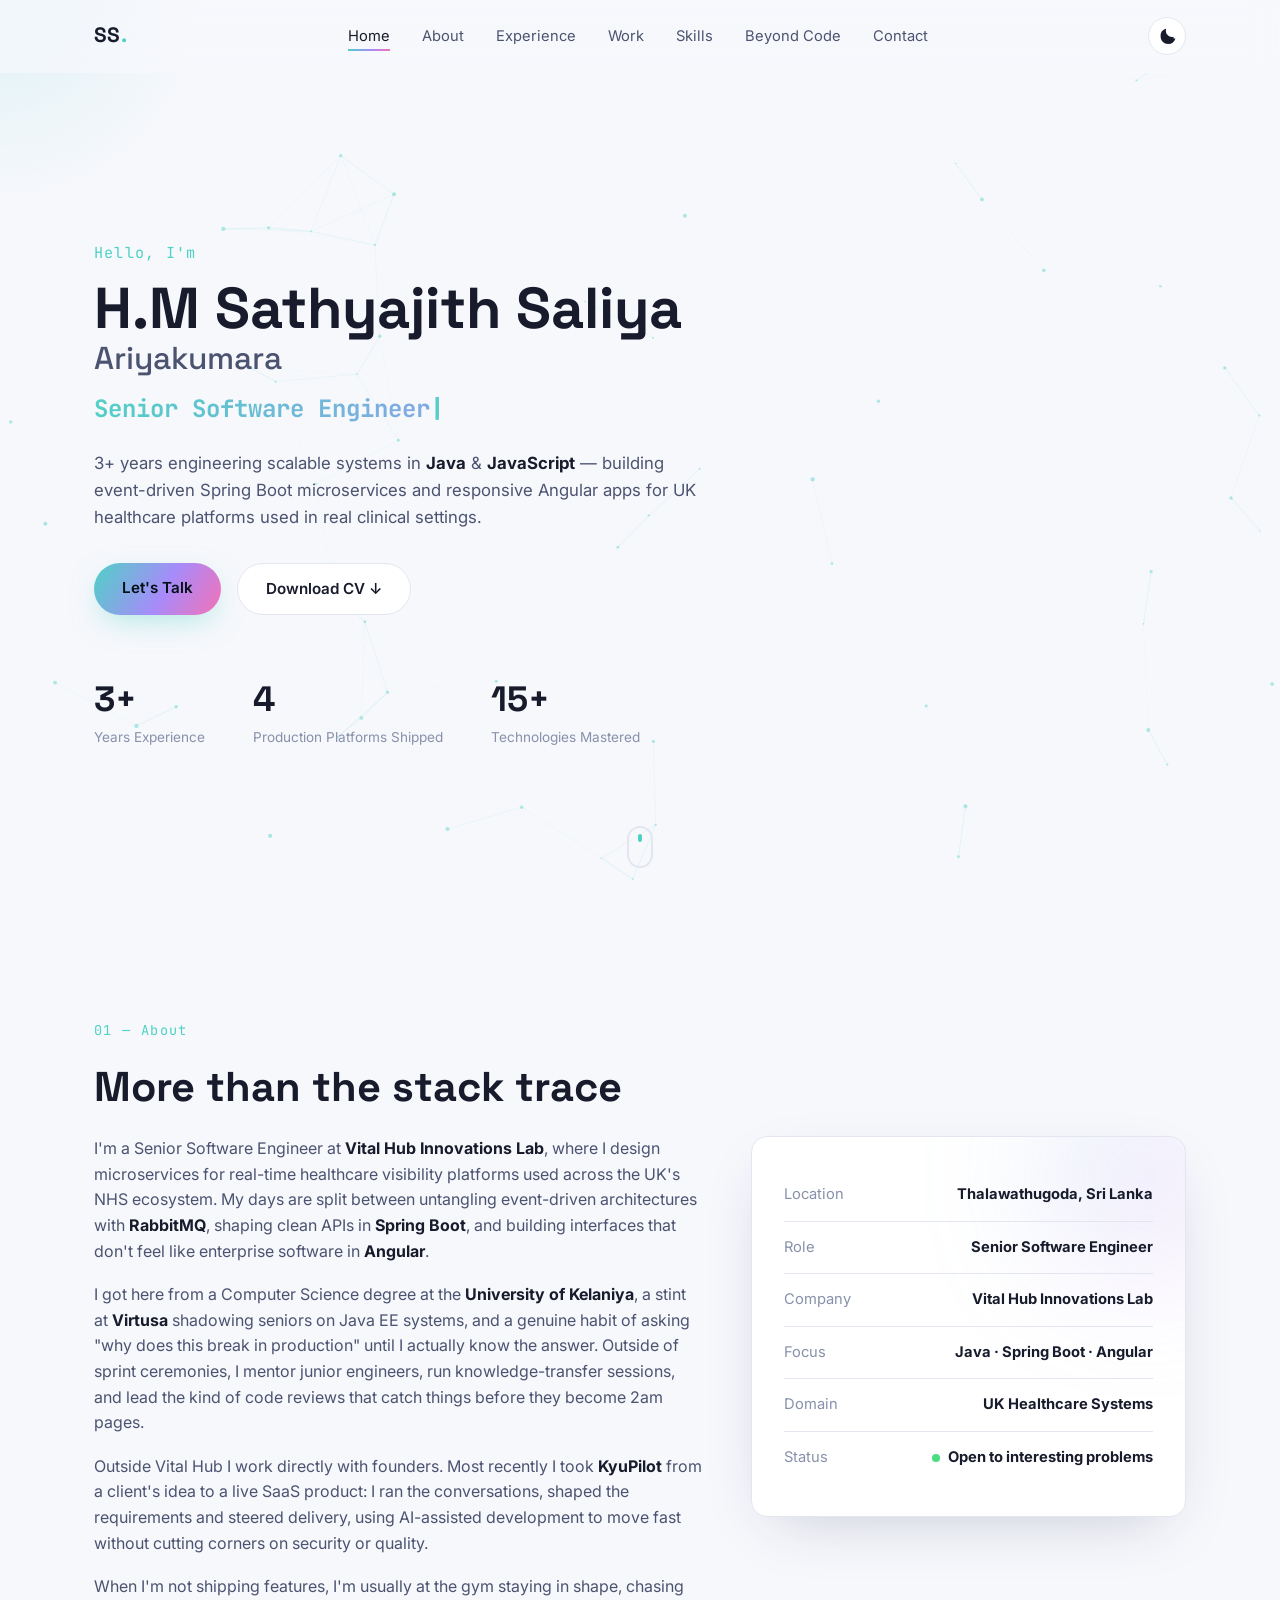
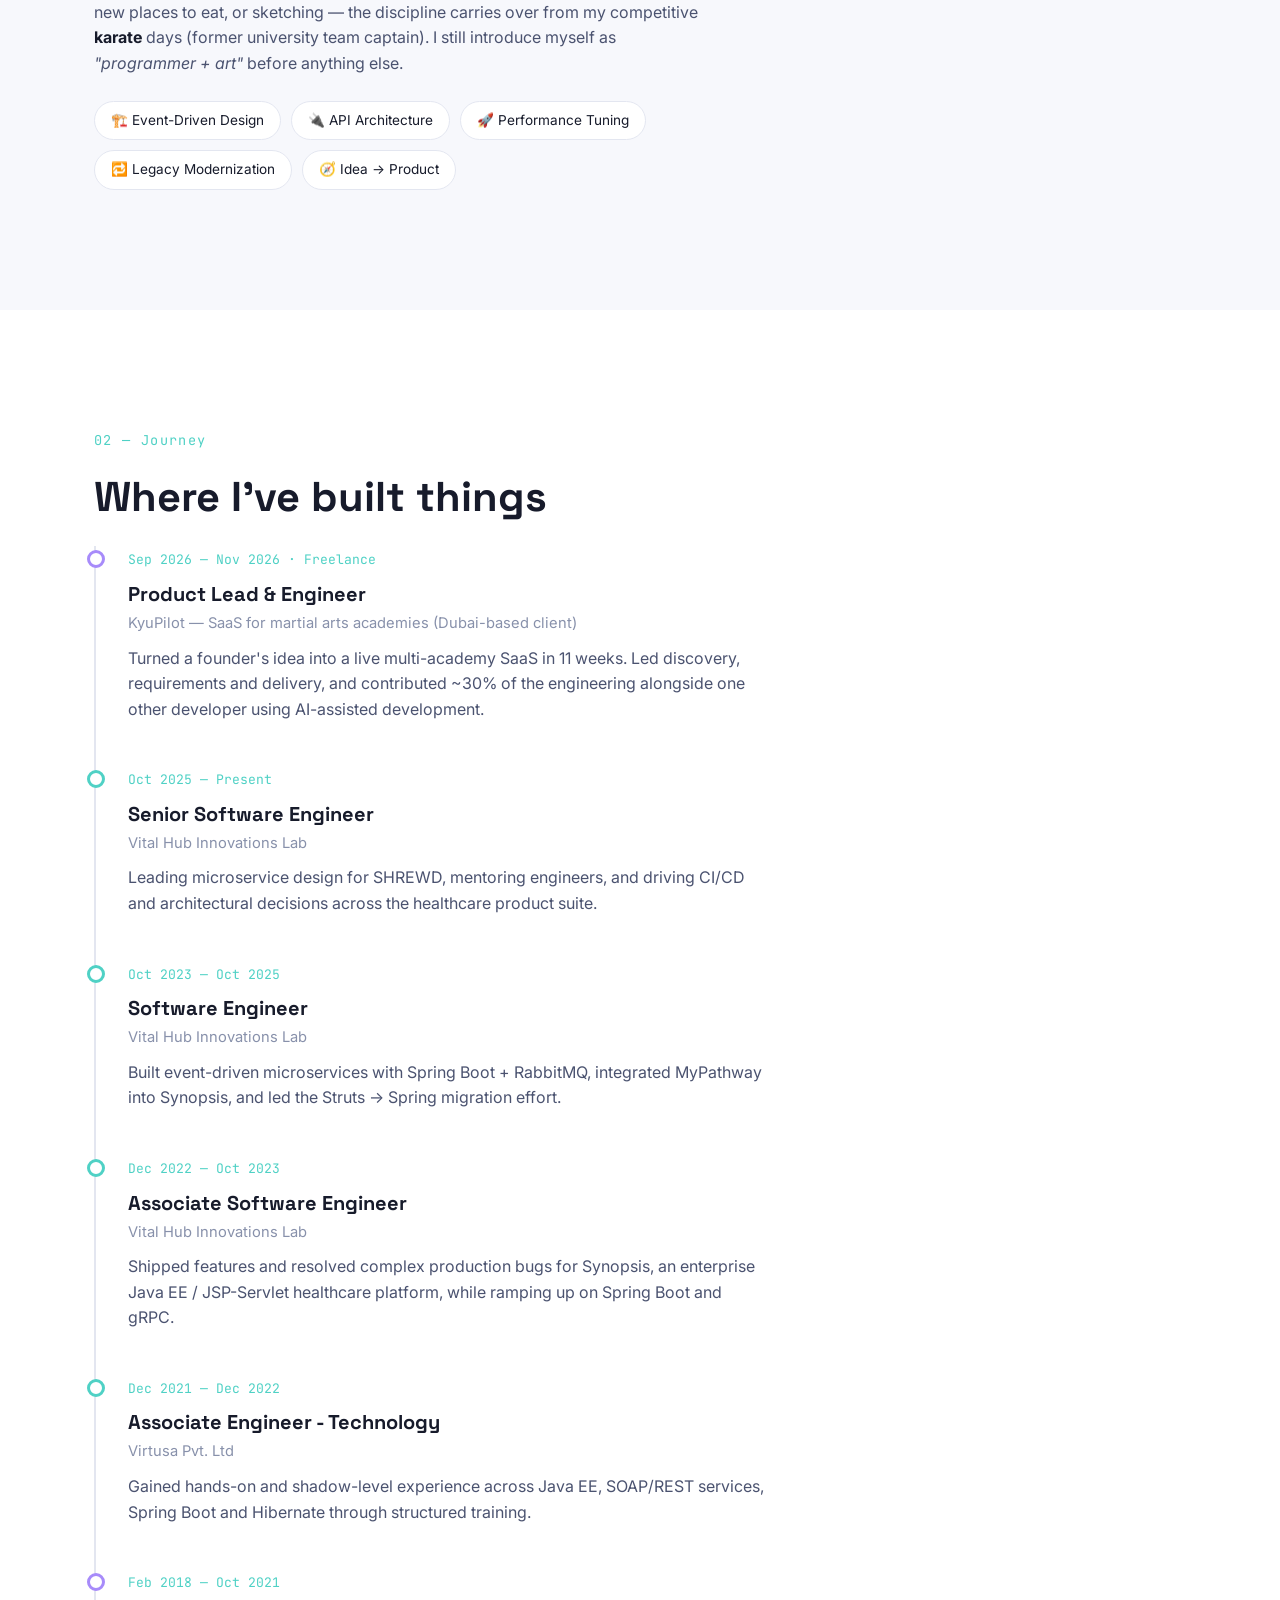
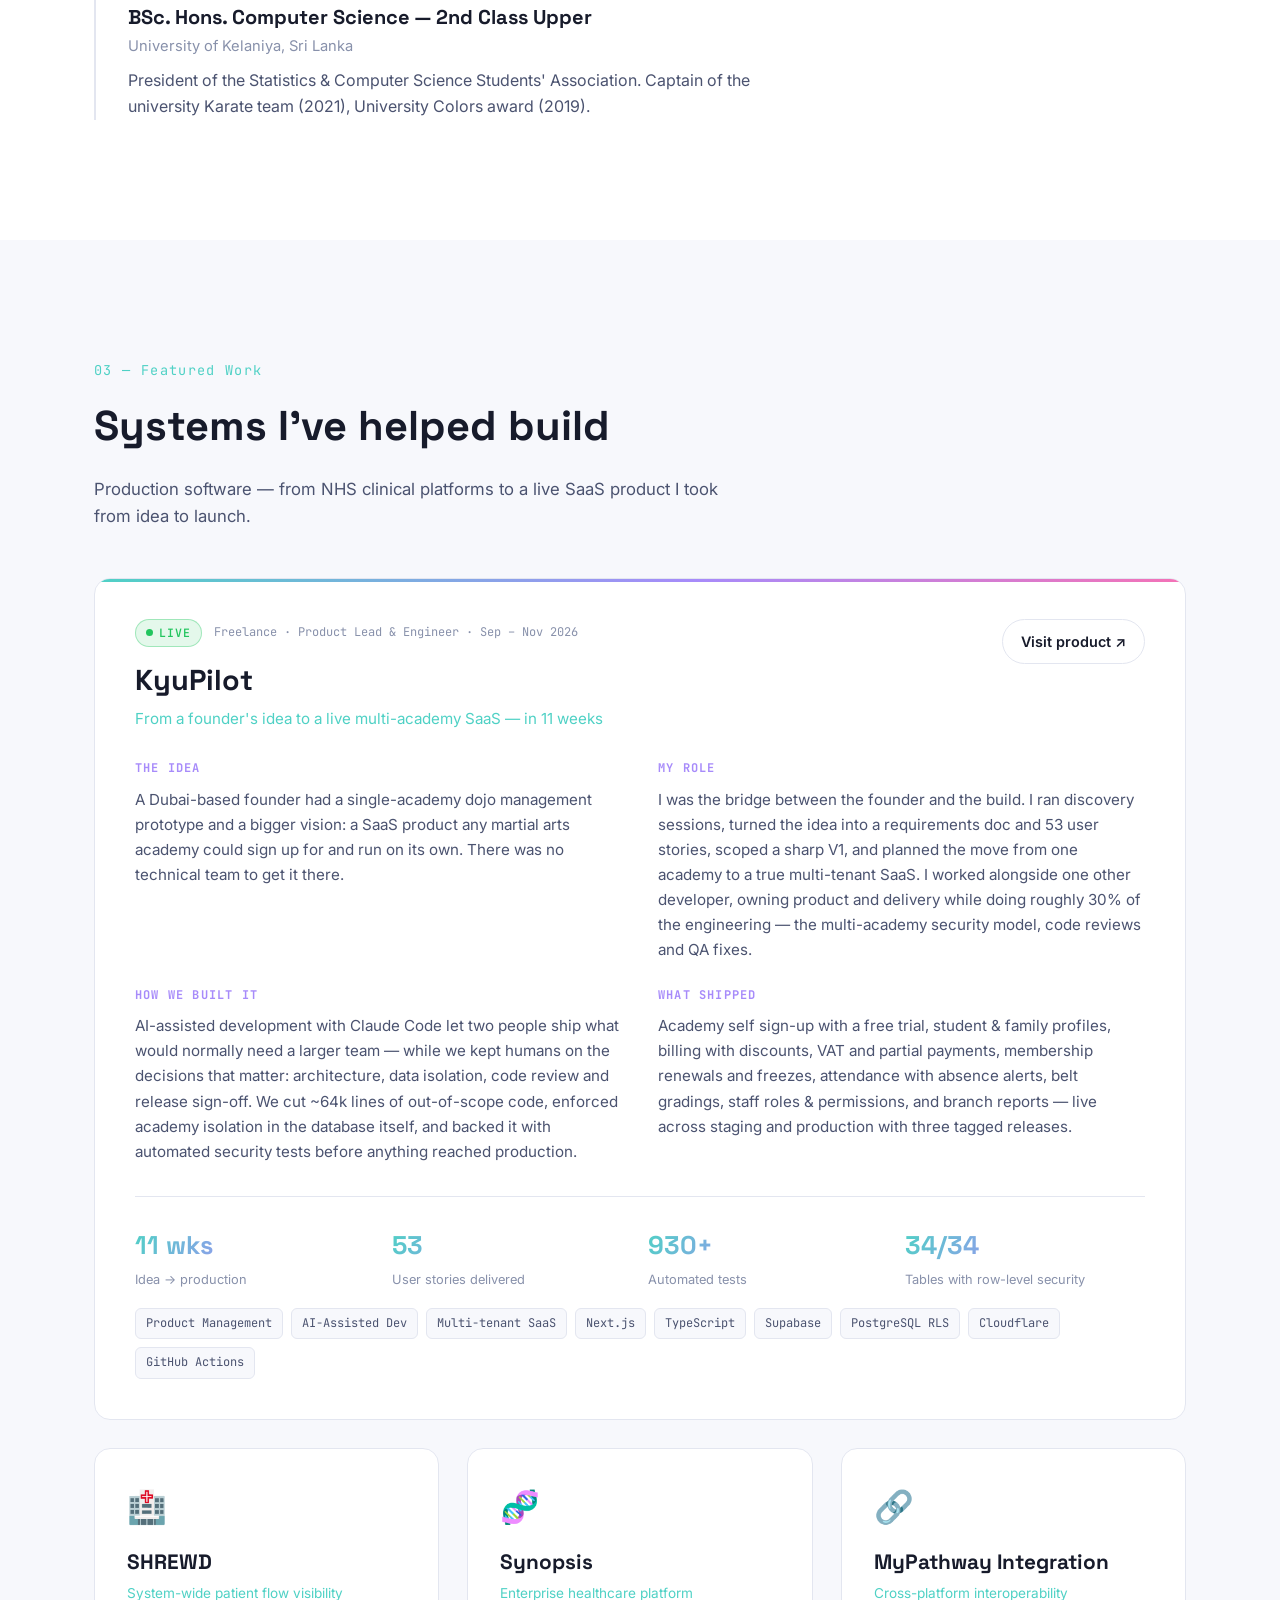
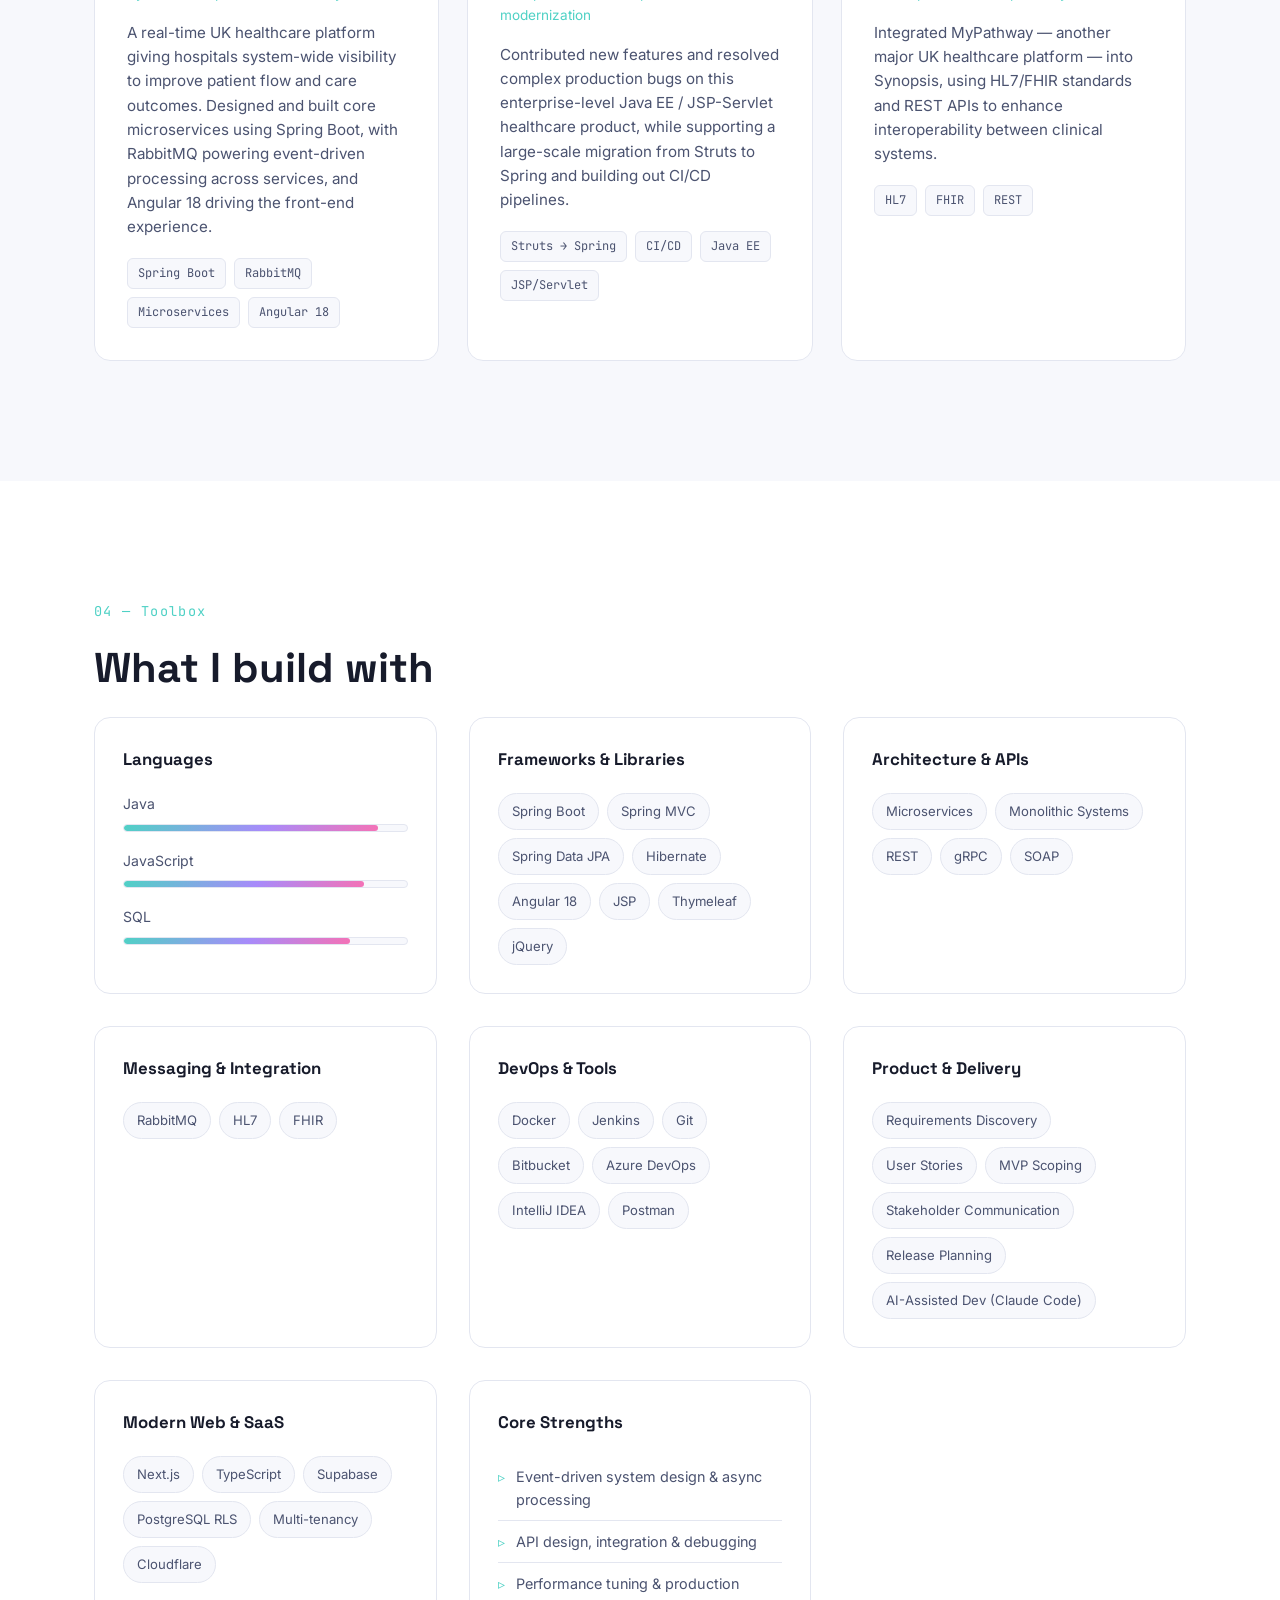
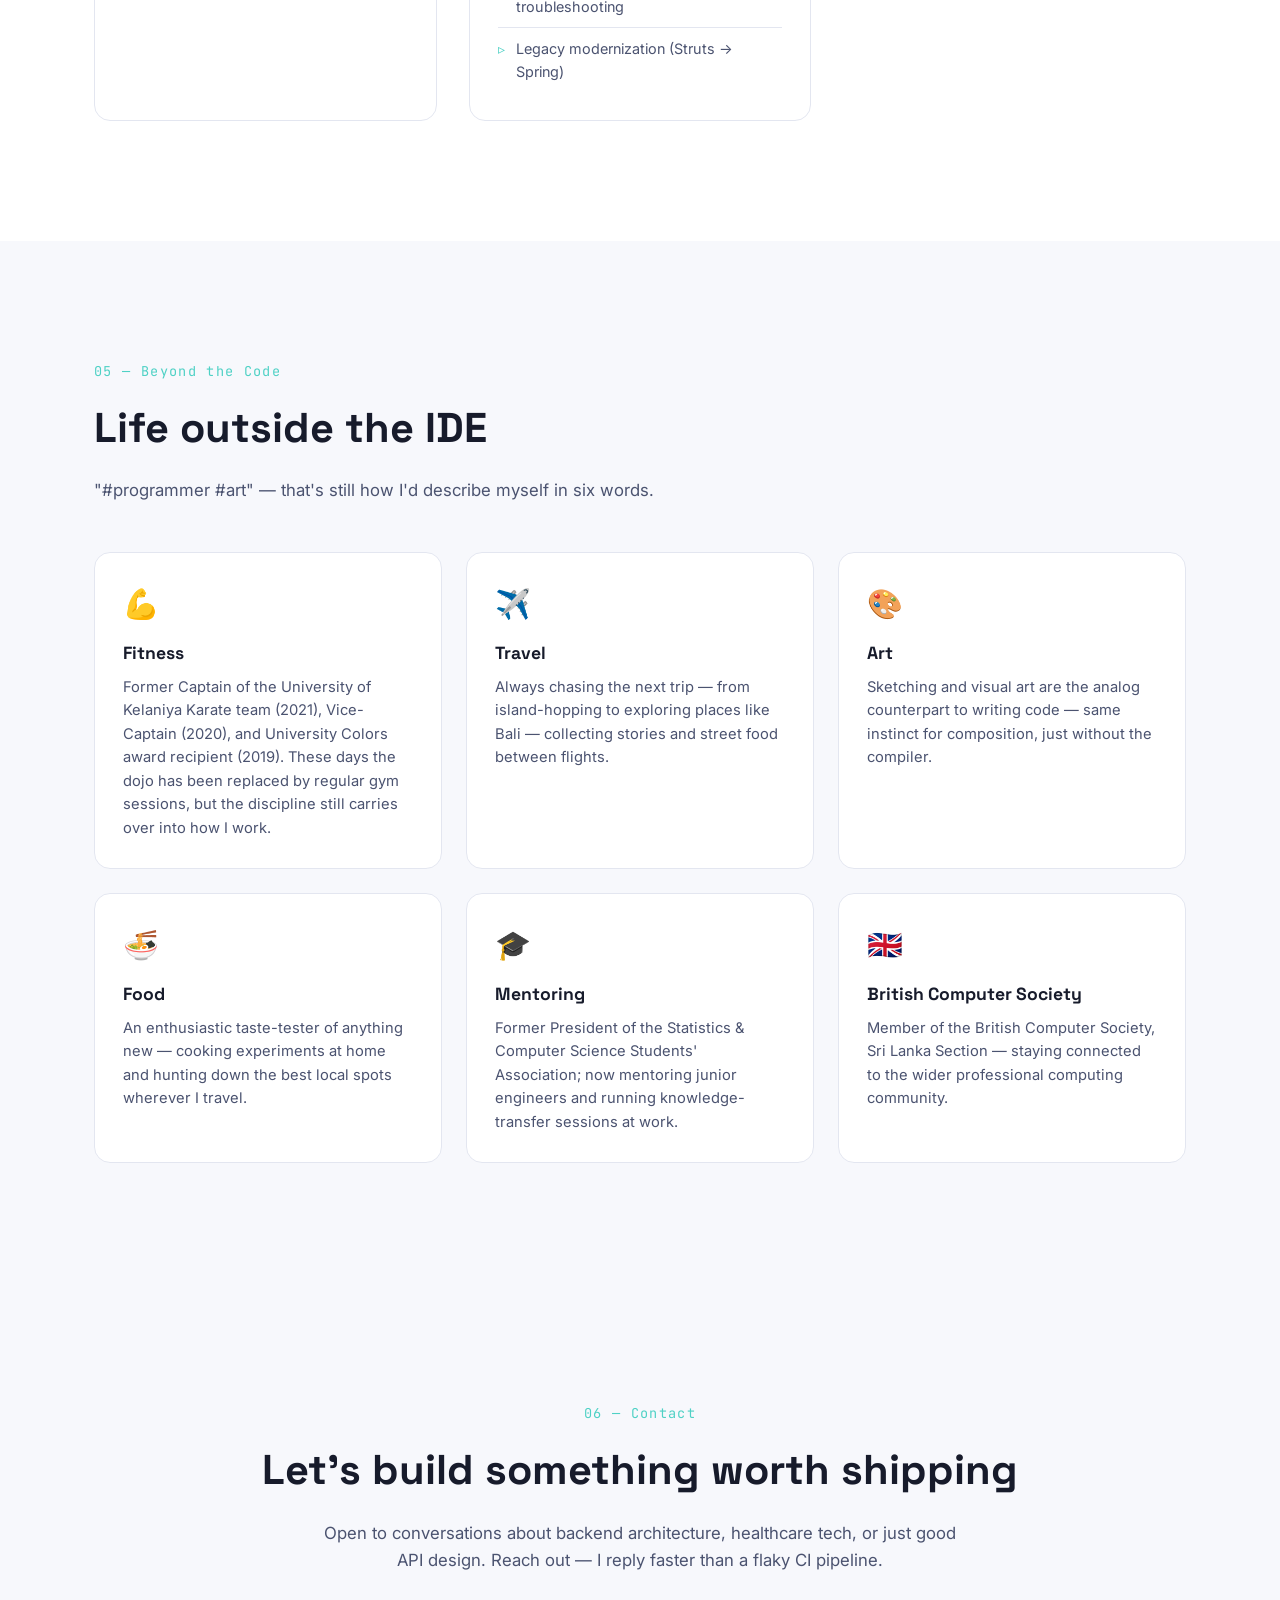
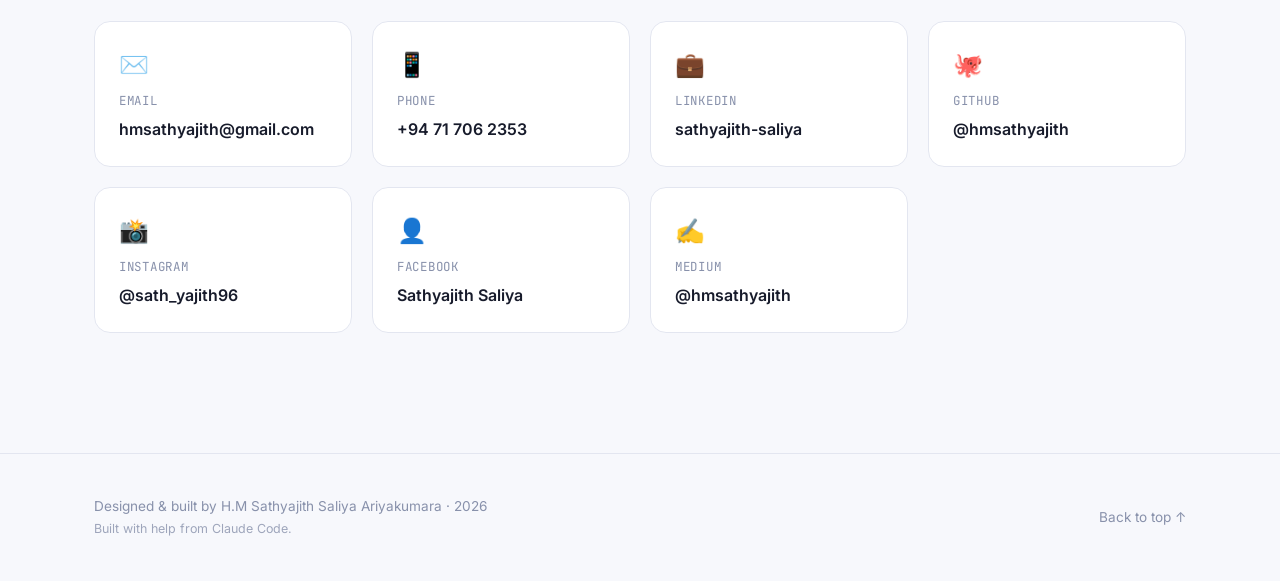
<file: index.html>
<!DOCTYPE html>
<html lang="en">
<head>
<meta charset="UTF-8">
<meta name="viewport" content="width=device-width, initial-scale=1.0">
<title>Sathyajith Saliya — Senior Software Engineer</title>
<meta name="description" content="Sathyajith Saliya — Senior Software Engineer specializing in Java, Spring Boot, Angular and event-driven microservices.">
<link rel="icon" href="assets/img/favicon.svg" type="image/svg+xml">
<link rel="preconnect" href="https://fonts.googleapis.com">
<link rel="preconnect" href="https://fonts.gstatic.com" crossorigin>
<link href="https://fonts.googleapis.com/css2?family=Space+Grotesk:wght@400;500;600;700&family=Inter:wght@400;500;600;700&family=JetBrains+Mono:wght@400;500&display=swap" rel="stylesheet">
<link rel="stylesheet" href="assets/css/style.css">
</head>
<body>

<div class="cursor-glow" id="cursorGlow" aria-hidden="true"></div>

<div class="progress-bar" id="progressBar" aria-hidden="true"></div>

<header class="nav-wrap" id="navWrap">
  <nav class="nav container">
    <a href="#home" class="logo">SS<span>.</span></a>
    <ul class="nav-links" id="navLinks">
      <li><a href="#home" class="nav-link active" data-section="home">Home</a></li>
      <li><a href="#about" class="nav-link" data-section="about">About</a></li>
      <li><a href="#experience" class="nav-link" data-section="experience">Experience</a></li>
      <li><a href="#work" class="nav-link" data-section="work">Work</a></li>
      <li><a href="#skills" class="nav-link" data-section="skills">Skills</a></li>
      <li><a href="#beyond" class="nav-link" data-section="beyond">Beyond Code</a></li>
      <li><a href="#contact" class="nav-link" data-section="contact">Contact</a></li>
    </ul>
    <div class="nav-actions">
      <button class="theme-toggle" id="themeToggle" aria-label="Toggle theme">
        <svg id="iconSun" viewBox="0 0 24 24" width="18" height="18"><path fill="currentColor" d="M12 4.5a1 1 0 0 1-1-1V2a1 1 0 1 1 2 0v1.5a1 1 0 0 1-1 1Zm0 15a1 1 0 0 1 1 1V22a1 1 0 1 1-2 0v-1.5a1 1 0 0 1 1-1ZM4.5 12a1 1 0 0 1-1 1H2a1 1 0 1 1 0-2h1.5a1 1 0 0 1 1 1Zm18 0a1 1 0 0 1-1 1h-1.5a1 1 0 1 1 0-2H21a1 1 0 0 1 1 1ZM6.34 6.34a1 1 0 0 1-1.41 0L3.87 5.28a1 1 0 1 1 1.41-1.41l1.06 1.06a1 1 0 0 1 0 1.41Zm12.73 12.73a1 1 0 0 1-1.41 0l-1.06-1.06a1 1 0 1 1 1.41-1.41l1.06 1.06a1 1 0 0 1 0 1.41ZM6.34 17.66a1 1 0 0 1 0 1.41l-1.06 1.06a1 1 0 1 1-1.41-1.41l1.06-1.06a1 1 0 0 1 1.41 0Zm12.73-12.73a1 1 0 0 1 0 1.41l-1.06 1.06a1 1 0 1 1-1.41-1.41l1.06-1.06a1 1 0 0 1 1.41 0ZM12 7a5 5 0 1 1 0 10 5 5 0 0 1 0-10Z"/></svg>
        <svg id="iconMoon" viewBox="0 0 24 24" width="18" height="18" style="display:none"><path fill="currentColor" d="M20.742 13.045a8.088 8.088 0 0 1-2.077.273c-4.508 0-8.16-3.653-8.16-8.16 0-.72.093-1.417.267-2.079a.5.5 0 0 0-.64-.61A10.05 10.05 0 0 0 3.5 12.5C3.5 18.023 7.977 22.5 13.5 22.5a10.05 10.05 0 0 0 9.53-6.632.5.5 0 0 0-.61-.64c-.363.09-.744.147-1.678.147Z"/></svg>
      </button>
      <button class="hamburger" id="hamburger" aria-label="Toggle menu">
        <span></span><span></span><span></span>
      </button>
    </div>
  </nav>
</header>

<main>

  <!-- HERO -->
  <section class="hero" id="home">
    <canvas id="heroCanvas" class="hero-canvas"></canvas>
    <div class="container hero-inner">
      <p class="hero-eyebrow reveal">Hello, I'm</p>
      <h1 class="hero-name reveal">H.M Sathyajith Saliya <span class="hero-surname">Ariyakumara</span></h1>
      <h2 class="hero-role reveal">
        <span id="typewriter"></span><span class="cursor-blink">|</span>
      </h2>
      <p class="hero-desc reveal">
        3+ years engineering scalable systems in <strong>Java</strong> &amp; <strong>JavaScript</strong> —
        building event-driven Spring Boot microservices and responsive Angular apps for
        UK healthcare platforms used in real clinical settings.
      </p>
      <div class="hero-cta reveal">
        <a href="#contact" class="btn btn-primary">Let's Talk</a>
        <a href="assets/cv/SathyajithSaliyaCV2026.pdf" class="btn btn-ghost" download>Download CV ↓</a>
      </div>
      <div class="hero-stats reveal">
        <div class="stat">
          <span class="stat-num" data-target="3" data-suffix="+">0</span>
          <span class="stat-label">Years Experience</span>
        </div>
        <div class="stat">
          <span class="stat-num" data-target="4" data-suffix="">0</span>
          <span class="stat-label">Production Platforms Shipped</span>
        </div>
        <div class="stat">
          <span class="stat-num" data-target="15" data-suffix="+">0</span>
          <span class="stat-label">Technologies Mastered</span>
        </div>
      </div>
    </div>
    <a href="#about" class="scroll-cue" aria-label="Scroll down"><span></span></a>
  </section>

  <!-- ABOUT -->
  <section class="section" id="about">
    <div class="container">
      <p class="section-tag reveal">01 — About</p>
      <h2 class="section-title reveal">More than the stack trace</h2>
      <div class="about-grid">
        <div class="about-text reveal">
          <p>
            I'm a Senior Software Engineer at <strong>Vital Hub Innovations Lab</strong>, where I design
            microservices for real-time healthcare visibility platforms used across the UK's NHS
            ecosystem. My days are split between untangling event-driven architectures with
            <strong> RabbitMQ</strong>, shaping clean APIs in <strong>Spring Boot</strong>, and building
            interfaces that don't feel like enterprise software in <strong>Angular</strong>.
          </p>
          <p>
            I got here from a Computer Science degree at the <strong>University of Kelaniya</strong>,
            a stint at <strong>Virtusa</strong> shadowing seniors on Java EE systems, and a genuine
            habit of asking "why does this break in production" until I actually know the answer.
            Outside of sprint ceremonies, I mentor junior engineers, run knowledge-transfer sessions,
            and lead the kind of code reviews that catch things before they become 2am pages.
          </p>
          <p>
            Outside Vital Hub I work directly with founders. Most recently I took
            <strong>KyuPilot</strong> from a client's idea to a live SaaS product: I ran the
            conversations, shaped the requirements and steered delivery, using AI-assisted
            development to move fast without cutting corners on security or quality.
          </p>
          <p>
            When I'm not shipping features, I'm usually at the gym staying in shape, chasing new
            places to eat, or sketching — the discipline carries over from my competitive
            <strong>karate</strong> days (former university team captain). I still introduce myself
            as <em>"programmer + art"</em> before anything else.
          </p>
          <div class="about-tags">
            <span>🏗️ Event-Driven Design</span>
            <span>🔌 API Architecture</span>
            <span>🚀 Performance Tuning</span>
            <span>🔁 Legacy Modernization</span>
            <span>🧭 Idea → Product</span>
          </div>
        </div>
        <div class="about-card reveal">
          <div class="card-glow"></div>
          <div class="info-row"><span>Location</span><strong>Thalawathugoda, Sri Lanka</strong></div>
          <div class="info-row"><span>Role</span><strong>Senior Software Engineer</strong></div>
          <div class="info-row"><span>Company</span><strong>Vital Hub Innovations Lab</strong></div>
          <div class="info-row"><span>Focus</span><strong>Java · Spring Boot · Angular</strong></div>
          <div class="info-row"><span>Domain</span><strong>UK Healthcare Systems</strong></div>
          <div class="info-row"><span>Status</span><strong class="status-dot">Open to interesting problems</strong></div>
        </div>
      </div>
    </div>
  </section>

  <!-- EXPERIENCE -->
  <section class="section section-alt" id="experience">
    <div class="container">
      <p class="section-tag reveal">02 — Journey</p>
      <h2 class="section-title reveal">Where I've built things</h2>

      <div class="timeline">
        <div class="timeline-item reveal">
          <div class="timeline-dot timeline-dot-alt"></div>
          <div class="timeline-content">
            <span class="timeline-date">Sep 2026 — Nov 2026 · Freelance</span>
            <h3>Product Lead &amp; Engineer</h3>
            <p class="timeline-org">KyuPilot — SaaS for martial arts academies (Dubai-based client)</p>
            <p>Turned a founder's idea into a live multi-academy SaaS in 11 weeks. Led discovery,
              requirements and delivery, and contributed ~30% of the engineering alongside one other
              developer using AI-assisted development.</p>
          </div>
        </div>
        <div class="timeline-item reveal">
          <div class="timeline-dot"></div>
          <div class="timeline-content">
            <span class="timeline-date">Oct 2025 — Present</span>
            <h3>Senior Software Engineer</h3>
            <p class="timeline-org">Vital Hub Innovations Lab</p>
            <p>Leading microservice design for SHREWD, mentoring engineers, and driving CI/CD
              and architectural decisions across the healthcare product suite.</p>
          </div>
        </div>
        <div class="timeline-item reveal">
          <div class="timeline-dot"></div>
          <div class="timeline-content">
            <span class="timeline-date">Oct 2023 — Oct 2025</span>
            <h3>Software Engineer</h3>
            <p class="timeline-org">Vital Hub Innovations Lab</p>
            <p>Built event-driven microservices with Spring Boot + RabbitMQ, integrated
              MyPathway into Synopsis, and led the Struts → Spring migration effort.</p>
          </div>
        </div>
        <div class="timeline-item reveal">
          <div class="timeline-dot"></div>
          <div class="timeline-content">
            <span class="timeline-date">Dec 2022 — Oct 2023</span>
            <h3>Associate Software Engineer</h3>
            <p class="timeline-org">Vital Hub Innovations Lab</p>
            <p>Shipped features and resolved complex production bugs for Synopsis, an
              enterprise Java EE / JSP-Servlet healthcare platform, while ramping up on
              Spring Boot and gRPC.</p>
          </div>
        </div>
        <div class="timeline-item reveal">
          <div class="timeline-dot"></div>
          <div class="timeline-content">
            <span class="timeline-date">Dec 2021 — Dec 2022</span>
            <h3>Associate Engineer - Technology</h3>
            <p class="timeline-org">Virtusa Pvt. Ltd</p>
            <p>Gained hands-on and shadow-level experience across Java EE, SOAP/REST
              services, Spring Boot and Hibernate through structured training.</p>
          </div>
        </div>
        <div class="timeline-item reveal">
          <div class="timeline-dot timeline-dot-alt"></div>
          <div class="timeline-content">
            <span class="timeline-date">Feb 2018 — Oct 2021</span>
            <h3>BSc. Hons. Computer Science — 2nd Class Upper</h3>
            <p class="timeline-org">University of Kelaniya, Sri Lanka</p>
            <p>President of the Statistics &amp; Computer Science Students' Association.
              Captain of the university Karate team (2021), University Colors award (2019).</p>
          </div>
        </div>
      </div>
    </div>
  </section>

  <!-- FEATURED WORK -->
  <section class="section" id="work">
    <div class="container">
      <p class="section-tag reveal">03 — Featured Work</p>
      <h2 class="section-title reveal">Systems I've helped build</h2>
      <p class="section-sub reveal">Production software — from NHS clinical platforms to a live SaaS product I took from idea to launch.</p>

      <article class="work-feature reveal">
        <div class="work-feature-head">
          <div>
            <div class="work-feature-meta">
              <span class="live-badge"><span class="live-dot"></span>Live</span>
              <span class="work-feature-kind">Freelance · Product Lead &amp; Engineer · Sep – Nov 2026</span>
            </div>
            <h3>KyuPilot</h3>
            <p class="work-tagline">From a founder's idea to a live multi-academy SaaS — in 11 weeks</p>
          </div>
          <a href="https://app.kyupilot.com" class="btn btn-ghost work-feature-link" target="_blank" rel="noopener">Visit product ↗</a>
        </div>

        <div class="work-feature-body">
          <div class="case-block">
            <h4>The idea</h4>
            <p>A Dubai-based founder had a single-academy dojo management prototype and a bigger
              vision: a SaaS product any martial arts academy could sign up for and run on its own.
              There was no technical team to get it there.</p>
          </div>
          <div class="case-block">
            <h4>My role</h4>
            <p>I was the bridge between the founder and the build. I ran discovery sessions, turned
              the idea into a requirements doc and 53 user stories, scoped a sharp V1, and planned
              the move from one academy to a true multi-tenant SaaS. I worked alongside one other
              developer, owning product and delivery while doing roughly 30% of the engineering —
              the multi-academy security model, code reviews and QA fixes.</p>
          </div>
          <div class="case-block">
            <h4>How we built it</h4>
            <p>AI-assisted development with Claude Code let two people ship what would normally need a
              larger team — while we kept humans on the decisions that matter: architecture, data
              isolation, code review and release sign-off. We cut ~64k lines of out-of-scope code,
              enforced academy isolation in the database itself, and backed it with automated
              security tests before anything reached production.</p>
          </div>
          <div class="case-block">
            <h4>What shipped</h4>
            <p>Academy self sign-up with a free trial, student &amp; family profiles, billing with
              discounts, VAT and partial payments, membership renewals and freezes, attendance with
              absence alerts, belt gradings, staff roles &amp; permissions, and branch reports — live
              across staging and production with three tagged releases.</p>
          </div>
        </div>

        <div class="work-feature-stats">
          <div><strong>11 wks</strong><span>Idea → production</span></div>
          <div><strong>53</strong><span>User stories delivered</span></div>
          <div><strong>930+</strong><span>Automated tests</span></div>
          <div><strong>34/34</strong><span>Tables with row-level security</span></div>
        </div>

        <div class="work-tags">
          <span>Product Management</span><span>AI-Assisted Dev</span><span>Multi-tenant SaaS</span>
          <span>Next.js</span><span>TypeScript</span><span>Supabase</span><span>PostgreSQL RLS</span>
          <span>Cloudflare</span><span>GitHub Actions</span>
        </div>
      </article>

      <div class="work-grid">
        <article class="work-card reveal">
          <div class="work-icon">🏥</div>
          <h3>SHREWD</h3>
          <p class="work-tagline">System-wide patient flow visibility</p>
          <p>A real-time UK healthcare platform giving hospitals system-wide visibility to
            improve patient flow and care outcomes. Designed and built core microservices
            using Spring Boot, with RabbitMQ powering event-driven processing across services,
            and Angular 18 driving the front-end experience.</p>
          <div class="work-tags">
            <span>Spring Boot</span><span>RabbitMQ</span><span>Microservices</span><span>Angular 18</span>
          </div>
        </article>
        <article class="work-card reveal">
          <div class="work-icon">🧬</div>
          <h3>Synopsis</h3>
          <p class="work-tagline">Enterprise healthcare platform modernization</p>
          <p>Contributed new features and resolved complex production bugs on this
            enterprise-level Java EE / JSP-Servlet healthcare product, while supporting a
            large-scale migration from Struts to Spring and building out CI/CD pipelines.</p>
          <div class="work-tags">
            <span>Struts → Spring</span><span>CI/CD</span><span>Java EE</span><span>JSP/Servlet</span>
          </div>
        </article>
        <article class="work-card reveal">
          <div class="work-icon">🔗</div>
          <h3>MyPathway Integration</h3>
          <p class="work-tagline">Cross-platform interoperability</p>
          <p>Integrated MyPathway — another major UK healthcare platform — into Synopsis,
            using HL7/FHIR standards and REST APIs to enhance interoperability
            between clinical systems.</p>
          <div class="work-tags">
            <span>HL7</span><span>FHIR</span><span>REST</span>
          </div>
        </article>
      </div>
    </div>
  </section>

  <!-- SKILLS -->
  <section class="section section-alt" id="skills">
    <div class="container">
      <p class="section-tag reveal">04 — Toolbox</p>
      <h2 class="section-title reveal">What I build with</h2>

      <div class="skills-grid">
        <div class="skill-group reveal">
          <h3>Languages</h3>
          <div class="skill-bars">
            <div class="skill-bar" data-level="90"><span class="skill-name">Java</span><div class="bar-track"><div class="bar-fill"></div></div></div>
            <div class="skill-bar" data-level="85"><span class="skill-name">JavaScript</span><div class="bar-track"><div class="bar-fill"></div></div></div>
            <div class="skill-bar" data-level="80"><span class="skill-name">SQL</span><div class="bar-track"><div class="bar-fill"></div></div></div>
          </div>
        </div>
        <div class="skill-group reveal">
          <h3>Frameworks &amp; Libraries</h3>
          <div class="chip-cloud">
            <span>Spring Boot</span><span>Spring MVC</span><span>Spring Data JPA</span>
            <span>Hibernate</span><span>Angular 18</span><span>JSP</span>
            <span>Thymeleaf</span><span>jQuery</span>
          </div>
        </div>
        <div class="skill-group reveal">
          <h3>Architecture &amp; APIs</h3>
          <div class="chip-cloud">
            <span>Microservices</span><span>Monolithic Systems</span><span>REST</span>
            <span>gRPC</span><span>SOAP</span>
          </div>
        </div>
        <div class="skill-group reveal">
          <h3>Messaging &amp; Integration</h3>
          <div class="chip-cloud">
            <span>RabbitMQ</span><span>HL7</span><span>FHIR</span>
          </div>
        </div>
        <div class="skill-group reveal">
          <h3>DevOps &amp; Tools</h3>
          <div class="chip-cloud">
            <span>Docker</span><span>Jenkins</span><span>Git</span><span>Bitbucket</span>
            <span>Azure DevOps</span><span>IntelliJ IDEA</span><span>Postman</span>
          </div>
        </div>
        <div class="skill-group reveal">
          <h3>Product &amp; Delivery</h3>
          <div class="chip-cloud">
            <span>Requirements Discovery</span><span>User Stories</span><span>MVP Scoping</span>
            <span>Stakeholder Communication</span><span>Release Planning</span>
            <span>AI-Assisted Dev (Claude Code)</span>
          </div>
        </div>
        <div class="skill-group reveal">
          <h3>Modern Web &amp; SaaS</h3>
          <div class="chip-cloud">
            <span>Next.js</span><span>TypeScript</span><span>Supabase</span>
            <span>PostgreSQL RLS</span><span>Multi-tenancy</span><span>Cloudflare</span>
          </div>
        </div>
        <div class="skill-group reveal">
          <h3>Core Strengths</h3>
          <ul class="strength-list">
            <li>Event-driven system design &amp; async processing</li>
            <li>API design, integration &amp; debugging</li>
            <li>Performance tuning &amp; production troubleshooting</li>
            <li>Legacy modernization (Struts → Spring)</li>
          </ul>
        </div>
      </div>
    </div>
  </section>

  <!-- BEYOND THE CODE -->
  <section class="section" id="beyond">
    <div class="container">
      <p class="section-tag reveal">05 — Beyond the Code</p>
      <h2 class="section-title reveal">Life outside the IDE</h2>
      <p class="section-sub reveal">"#programmer #art" — that's still how I'd describe myself in six words.</p>

      <div class="beyond-grid">
        <div class="beyond-card reveal">
          <div class="beyond-icon">💪</div>
          <h3>Fitness</h3>
          <p>Former Captain of the University of Kelaniya Karate team (2021), Vice-Captain (2020),
            and University Colors award recipient (2019). These days the dojo has been replaced
            by regular gym sessions, but the discipline still carries over into how I work.</p>
        </div>
        <div class="beyond-card reveal">
          <div class="beyond-icon">✈️</div>
          <h3>Travel</h3>
          <p>Always chasing the next trip — from island-hopping to exploring places like
            Bali — collecting stories and street food between flights.</p>
        </div>
        <div class="beyond-card reveal">
          <div class="beyond-icon">🎨</div>
          <h3>Art</h3>
          <p>Sketching and visual art are the analog counterpart to writing code — same
            instinct for composition, just without the compiler.</p>
        </div>
        <div class="beyond-card reveal">
          <div class="beyond-icon">🍜</div>
          <h3>Food</h3>
          <p>An enthusiastic taste-tester of anything new — cooking experiments at home
            and hunting down the best local spots wherever I travel.</p>
        </div>
        <div class="beyond-card reveal">
          <div class="beyond-icon">🎓</div>
          <h3>Mentoring</h3>
          <p>Former President of the Statistics &amp; Computer Science Students' Association;
            now mentoring junior engineers and running knowledge-transfer sessions at work.</p>
        </div>
        <div class="beyond-card reveal">
          <div class="beyond-icon">🇬🇧</div>
          <h3>British Computer Society</h3>
          <p>Member of the British Computer Society, Sri Lanka Section — staying connected
            to the wider professional computing community.</p>
        </div>
      </div>
    </div>
  </section>

  <!-- CONTACT -->
  <section class="section section-contact" id="contact">
    <div class="container">
      <p class="section-tag reveal">06 — Contact</p>
      <h2 class="section-title reveal">Let's build something worth shipping</h2>
      <p class="section-sub reveal">
        Open to conversations about backend architecture, healthcare tech, or just
        good API design. Reach out — I reply faster than a flaky CI pipeline.
      </p>

      <div class="contact-grid">
        <a class="contact-card reveal" href="mailto:hmsathyajith@gmail.com">
          <span class="contact-icon">✉️</span>
          <span class="contact-label">Email</span>
          <span class="contact-value">hmsathyajith@gmail.com</span>
        </a>
        <a class="contact-card reveal" href="tel:+94717062353">
          <span class="contact-icon">📱</span>
          <span class="contact-label">Phone</span>
          <span class="contact-value">+94 71 706 2353</span>
        </a>
        <a class="contact-card reveal" href="https://www.linkedin.com/in/sathyajith-saliya-software-engineer" target="_blank" rel="noopener">
          <span class="contact-icon">💼</span>
          <span class="contact-label">LinkedIn</span>
          <span class="contact-value">sathyajith-saliya</span>
        </a>
        <a class="contact-card reveal" href="https://github.com/hmsathyajith" target="_blank" rel="noopener">
          <span class="contact-icon">🐙</span>
          <span class="contact-label">GitHub</span>
          <span class="contact-value">@hmsathyajith</span>
        </a>
        <a class="contact-card reveal" href="https://www.instagram.com/sath_yajith96" target="_blank" rel="noopener">
          <span class="contact-icon">📸</span>
          <span class="contact-label">Instagram</span>
          <span class="contact-value">@sath_yajith96</span>
        </a>
        <a class="contact-card reveal" href="https://www.facebook.com/share/1ArSh7KLBG/" target="_blank" rel="noopener">
          <span class="contact-icon">👤</span>
          <span class="contact-label">Facebook</span>
          <span class="contact-value">Sathyajith Saliya</span>
        </a>
        <a class="contact-card reveal" href="https://medium.com/@hmsathyajith" target="_blank" rel="noopener">
          <span class="contact-icon">✍️</span>
          <span class="contact-label">Medium</span>
          <span class="contact-value">@hmsathyajith</span>
        </a>
      </div>
    </div>
  </section>

</main>

<footer class="footer">
  <div class="container footer-inner">
    <p>Designed &amp; built by H.M Sathyajith Saliya Ariyakumara · <span id="year"></span><br>
      <span class="footer-note">Built with help from Claude Code.</span></p>
    <a href="#home" class="back-to-top">Back to top ↑</a>
  </div>
</footer>

<script src="assets/js/main.js"></script>
</body>
</html>
</file>
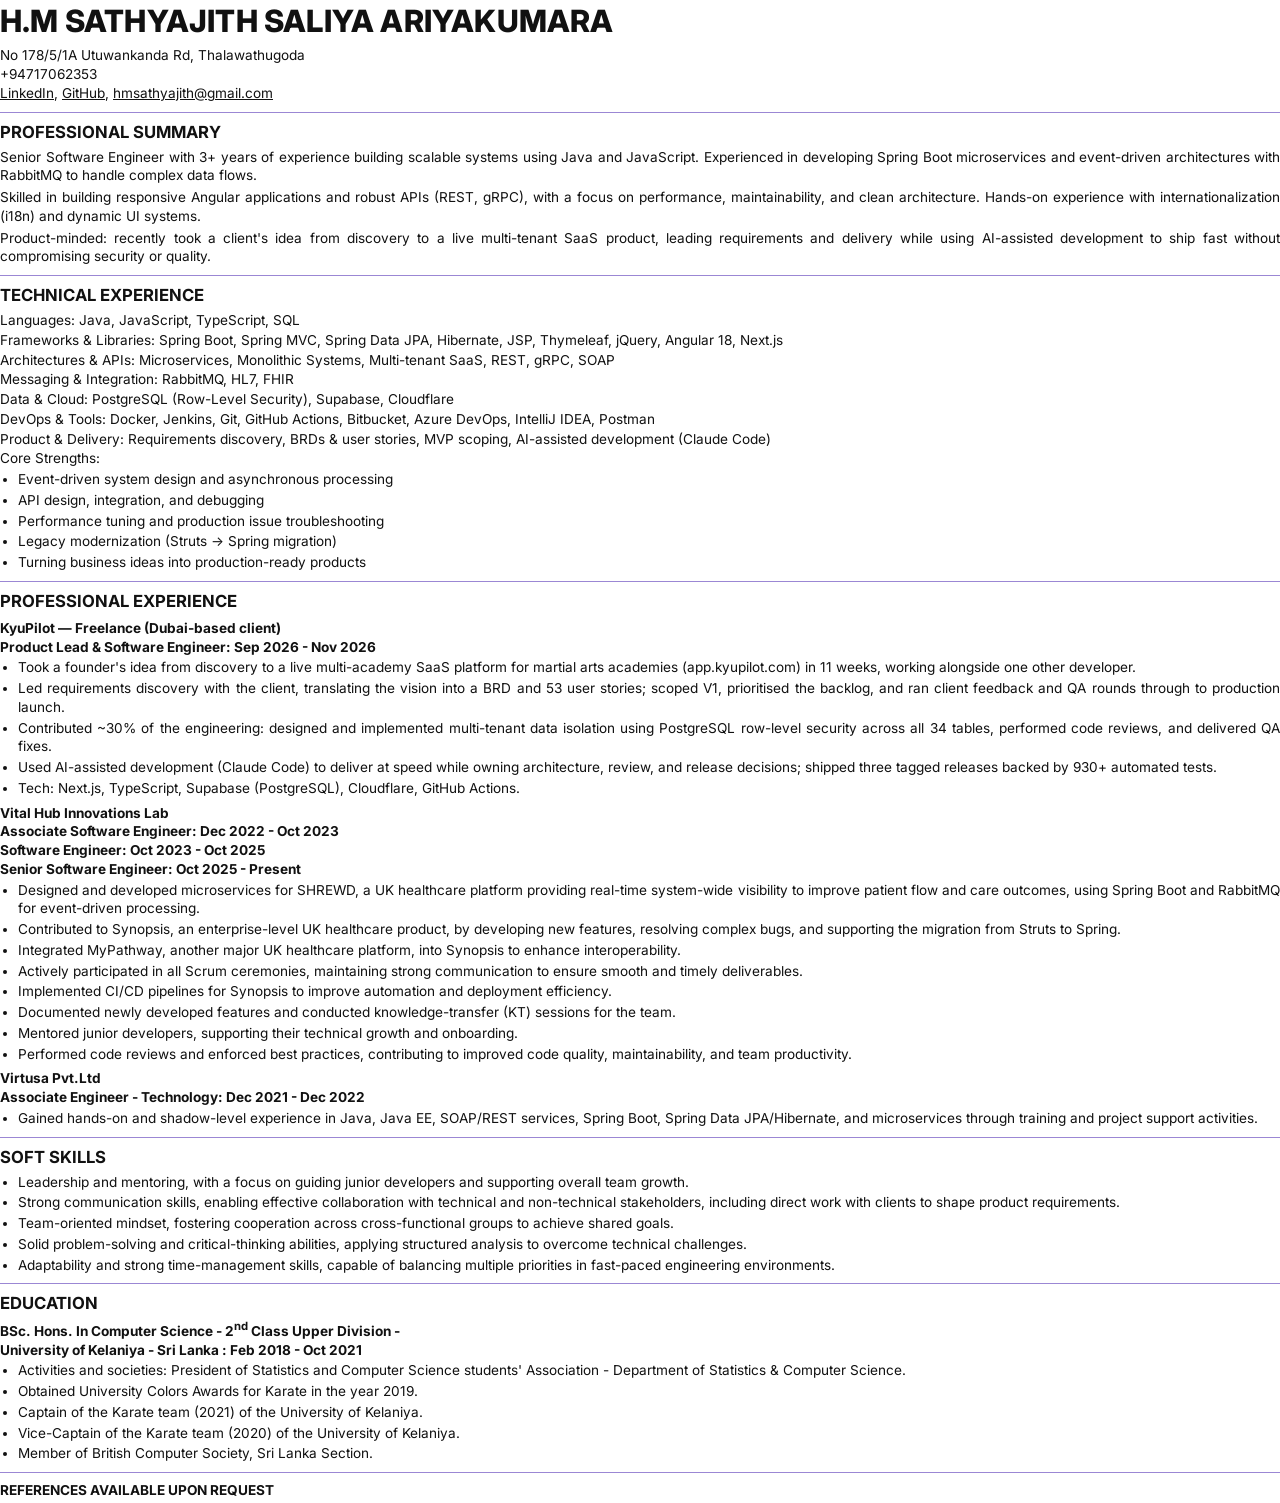
<file: cv-source/cv.html>
<!DOCTYPE html>
<html lang="en">
<head>
<meta charset="UTF-8">
<title>H.M Sathyajith Saliya Ariyakumara — CV</title>
<link href="https://fonts.googleapis.com/css2?family=Inter:wght@400;500;600;700;800&display=swap" rel="stylesheet">
<style>
  @page { size: A4; margin: 14mm 16mm 14mm 16mm; }
  * { box-sizing: border-box; }
  body {
    font-family: 'Inter', 'Segoe UI', Arial, sans-serif;
    font-size: 10.2pt;
    line-height: 1.38;
    color: #111;
    margin: 0;
  }
  h1 { font-size: 23pt; font-weight: 800; margin: 0 0 4px; letter-spacing: 0.2px; }
  .contact { margin: 0; }
  .contact a { color: #111; }
  section { border-top: 1px solid #9b87d4; padding-top: 8px; margin-top: 9px; }
  h2 { font-size: 12.5pt; font-weight: 700; margin: 0 0 4px; text-transform: uppercase; }
  p { margin: 0 0 3px; text-align: justify; }
  ul { margin: 2px 0 6px; padding-left: 18px; }
  li { margin-bottom: 2px; text-align: justify; }
  .org { font-weight: 700; margin: 6px 0 0; }
  .role { font-weight: 700; margin: 0; }
  .meta { font-style: italic; margin: 0 0 2px; }
  .row { margin: 0 0 1px; }
  .row b { font-weight: 600; }
  .job { break-inside: avoid; }
  .refs { font-weight: 700; }
</style>
</head>
<body>

<h1>H.M SATHYAJITH SALIYA ARIYAKUMARA</h1>
<p class="contact">No 178/5/1A Utuwankanda Rd, Thalawathugoda</p>
<p class="contact">+94717062353</p>
<p class="contact">
  <a href="https://www.linkedin.com/in/sathyajith-saliya-software-engineer">LinkedIn</a>,
  <a href="https://github.com/hmsathyajith">GitHub</a>,
  <a href="mailto:hmsathyajith@gmail.com">hmsathyajith@gmail.com</a>
</p>

<section>
  <h2>Professional Summary</h2>
  <p>Senior Software Engineer with 3+ years of experience building scalable systems using Java and
    JavaScript. Experienced in developing Spring Boot microservices and event-driven architectures with
    RabbitMQ to handle complex data flows.</p>
  <p>Skilled in building responsive Angular applications and robust APIs (REST, gRPC), with a focus on
    performance, maintainability, and clean architecture. Hands-on experience with internationalization
    (i18n) and dynamic UI systems.</p>
  <p>Product-minded: recently took a client's idea from discovery to a live multi-tenant SaaS product,
    leading requirements and delivery while using AI-assisted development to ship fast without
    compromising security or quality.</p>
</section>

<section>
  <h2>Technical Experience</h2>
  <p class="row">Languages: Java, JavaScript, TypeScript, SQL</p>
  <p class="row">Frameworks &amp; Libraries: Spring Boot, Spring MVC, Spring Data JPA, Hibernate, JSP, Thymeleaf, jQuery, Angular 18, Next.js</p>
  <p class="row">Architectures &amp; APIs: Microservices, Monolithic Systems, Multi-tenant SaaS, REST, gRPC, SOAP</p>
  <p class="row">Messaging &amp; Integration: RabbitMQ, HL7, FHIR</p>
  <p class="row">Data &amp; Cloud: PostgreSQL (Row-Level Security), Supabase, Cloudflare</p>
  <p class="row">DevOps &amp; Tools: Docker, Jenkins, Git, GitHub Actions, Bitbucket, Azure DevOps, IntelliJ IDEA, Postman</p>
  <p class="row">Product &amp; Delivery: Requirements discovery, BRDs &amp; user stories, MVP scoping, AI-assisted development (Claude Code)</p>
  <p class="row">Core Strengths:</p>
  <ul>
    <li>Event-driven system design and asynchronous processing</li>
    <li>API design, integration, and debugging</li>
    <li>Performance tuning and production issue troubleshooting</li>
    <li>Legacy modernization (Struts → Spring migration)</li>
    <li>Turning business ideas into production-ready products</li>
  </ul>
</section>

<section>
  <h2>Professional Experience</h2>

  <div class="job">
    <p class="org">KyuPilot — Freelance (Dubai-based client)</p>
    <p class="role">Product Lead &amp; Software Engineer: Sep 2026 - Nov 2026</p>
    <ul>
      <li>Took a founder's idea from discovery to a live multi-academy SaaS platform for martial arts
        academies (app.kyupilot.com) in 11 weeks, working alongside one other developer.</li>
      <li>Led requirements discovery with the client, translating the vision into a BRD and 53 user
        stories; scoped V1, prioritised the backlog, and ran client feedback and QA rounds through to
        production launch.</li>
      <li>Contributed ~30% of the engineering: designed and implemented multi-tenant data isolation using
        PostgreSQL row-level security across all 34 tables, performed code reviews, and delivered QA fixes.</li>
      <li>Used AI-assisted development (Claude Code) to deliver at speed while owning architecture, review,
        and release decisions; shipped three tagged releases backed by 930+ automated tests.</li>
      <li>Tech: Next.js, TypeScript, Supabase (PostgreSQL), Cloudflare, GitHub Actions.</li>
    </ul>
  </div>

  <div class="job">
    <p class="org">Vital Hub Innovations Lab</p>
    <p class="role">Associate Software Engineer: Dec 2022 - Oct 2023</p>
    <p class="role">Software Engineer: Oct 2023 - Oct 2025</p>
    <p class="role">Senior Software Engineer: Oct 2025 - Present</p>
    <ul>
      <li>Designed and developed microservices for SHREWD, a UK healthcare platform providing real-time
        system-wide visibility to improve patient flow and care outcomes, using Spring Boot and RabbitMQ
        for event-driven processing.</li>
      <li>Contributed to Synopsis, an enterprise-level UK healthcare product, by developing new features,
        resolving complex bugs, and supporting the migration from Struts to Spring.</li>
      <li>Integrated MyPathway, another major UK healthcare platform, into Synopsis to enhance
        interoperability.</li>
      <li>Actively participated in all Scrum ceremonies, maintaining strong communication to ensure smooth
        and timely deliverables.</li>
      <li>Implemented CI/CD pipelines for Synopsis to improve automation and deployment efficiency.</li>
      <li>Documented newly developed features and conducted knowledge-transfer (KT) sessions for the team.</li>
      <li>Mentored junior developers, supporting their technical growth and onboarding.</li>
      <li>Performed code reviews and enforced best practices, contributing to improved code quality,
        maintainability, and team productivity.</li>
    </ul>
  </div>

  <div class="job">
    <p class="org">Virtusa Pvt.Ltd</p>
    <p class="role">Associate Engineer - Technology: Dec 2021 - Dec 2022</p>
    <ul>
      <li>Gained hands-on and shadow-level experience in Java, Java EE, SOAP/REST services, Spring Boot,
        Spring Data JPA/Hibernate, and microservices through training and project support activities.</li>
    </ul>
  </div>
</section>

<section class="job">
  <h2>Soft Skills</h2>
  <ul>
    <li>Leadership and mentoring, with a focus on guiding junior developers and supporting overall team growth.</li>
    <li>Strong communication skills, enabling effective collaboration with technical and non-technical
      stakeholders, including direct work with clients to shape product requirements.</li>
    <li>Team-oriented mindset, fostering cooperation across cross-functional groups to achieve shared goals.</li>
    <li>Solid problem-solving and critical-thinking abilities, applying structured analysis to overcome
      technical challenges.</li>
    <li>Adaptability and strong time-management skills, capable of balancing multiple priorities in
      fast-paced engineering environments.</li>
  </ul>
</section>

<section class="job">
  <h2>Education</h2>
  <p class="role">BSc. Hons. In Computer Science - 2<sup>nd</sup> Class Upper Division -</p>
  <p class="role">University of Kelaniya - Sri Lanka : Feb 2018 - Oct 2021</p>
  <ul>
    <li>Activities and societies: President of Statistics and Computer Science students' Association -
      Department of Statistics &amp; Computer Science.</li>
    <li>Obtained University Colors Awards for Karate in the year 2019.</li>
    <li>Captain of the Karate team (2021) of the University of Kelaniya.</li>
    <li>Vice-Captain of the Karate team (2020) of the University of Kelaniya.</li>
    <li>Member of British Computer Society, Sri Lanka Section.</li>
  </ul>
</section>

<section>
  <p class="refs">REFERENCES AVAILABLE UPON REQUEST</p>
</section>

</body>
</html>
</file>
<file: assets/css/style.css>
/* =========================================================
   Design tokens
========================================================= */
:root {
  --bg: #0a0e17;
  --bg-alt: #0d1220;
  --surface: #121828;
  --surface-hover: #171f34;
  --border: #232c42;
  --text: #e9edf7;
  --text-dim: #9aa4bf;
  --text-faint: #5d6786;
  --accent: #4fd1c5;
  --accent-2: #a78bfa;
  --accent-3: #f472b6;
  --gradient: linear-gradient(120deg, var(--accent), var(--accent-2) 55%, var(--accent-3));
  --font-display: 'Space Grotesk', 'Inter', sans-serif;
  --font-body: 'Inter', sans-serif;
  --font-mono: 'JetBrains Mono', monospace;
  --radius: 16px;
  --shadow: 0 20px 60px -20px rgba(0,0,0,0.5);
  color-scheme: dark;
}

[data-theme="light"] {
  --bg: #f7f8fc;
  --bg-alt: #ffffff;
  --surface: #ffffff;
  --surface-hover: #f0f2fa;
  --border: #e3e6f0;
  --text: #171b2b;
  --text-dim: #4b5370;
  --text-faint: #8891ab;
  --shadow: 0 20px 60px -25px rgba(30,40,80,0.25);
  color-scheme: light;
}

* { box-sizing: border-box; }
html { scroll-behavior: smooth; }

body {
  margin: 0;
  background: var(--bg);
  color: var(--text);
  font-family: var(--font-body);
  line-height: 1.6;
  -webkit-font-smoothing: antialiased;
  overflow-x: hidden;
  transition: background 0.4s ease, color 0.4s ease;
}

.container {
  width: 100%;
  max-width: 1140px;
  margin: 0 auto;
  padding-inline: 24px;
}

a { color: inherit; text-decoration: none; }
ul { list-style: none; margin: 0; padding: 0; }
img { max-width: 100%; display: block; }

::selection { background: var(--accent); color: #04141c; }

/* Scrollbar */
::-webkit-scrollbar { width: 10px; }
::-webkit-scrollbar-track { background: var(--bg); }
::-webkit-scrollbar-thumb { background: var(--border); border-radius: 10px; }

/* =========================================================
   Cursor glow + progress bar
========================================================= */
.cursor-glow {
  position: fixed;
  top: 0; left: 0;
  width: 420px; height: 420px;
  border-radius: 50%;
  pointer-events: none;
  z-index: 0;
  background: radial-gradient(circle, rgba(79,209,197,0.14), transparent 70%);
  transform: translate(-50%, -50%);
  transition: opacity 0.3s ease;
  will-change: transform;
}
@media (max-width: 768px), (hover: none) {
  .cursor-glow { display: none; }
}

.progress-bar {
  position: fixed;
  top: 0; left: 0;
  height: 3px;
  width: 0%;
  background: var(--gradient);
  z-index: 1000;
  transition: width 0.1s ease-out;
}

/* =========================================================
   Nav
========================================================= */
.nav-wrap {
  position: fixed;
  top: 0; left: 0; right: 0;
  z-index: 500;
  backdrop-filter: blur(14px);
  background: color-mix(in srgb, var(--bg) 72%, transparent);
  border-bottom: 1px solid transparent;
  transition: border-color 0.3s ease, background 0.3s ease;
}
.nav-wrap.scrolled { border-bottom-color: var(--border); }

.nav {
  display: flex;
  align-items: center;
  justify-content: space-between;
  height: 72px;
}

.logo {
  font-family: var(--font-display);
  font-weight: 700;
  font-size: 1.3rem;
  letter-spacing: 0.02em;
}
.logo span { color: var(--accent); }

.nav-links {
  display: flex;
  gap: 2rem;
}
.nav-link {
  font-size: 0.92rem;
  color: var(--text-dim);
  position: relative;
  padding: 6px 0;
  transition: color 0.25s ease;
}
.nav-link::after {
  content: '';
  position: absolute;
  left: 0; bottom: 0;
  width: 0%;
  height: 2px;
  background: var(--gradient);
  transition: width 0.3s ease;
}
.nav-link:hover, .nav-link.active { color: var(--text); }
.nav-link.active::after { width: 100%; }

.nav-actions { display: flex; align-items: center; gap: 12px; }

.theme-toggle {
  width: 38px; height: 38px;
  border-radius: 50%;
  border: 1px solid var(--border);
  background: var(--surface);
  color: var(--text);
  display: flex; align-items: center; justify-content: center;
  cursor: pointer;
  transition: background 0.25s ease, transform 0.25s ease;
}
.theme-toggle:hover { background: var(--surface-hover); transform: rotate(15deg); }

.hamburger {
  display: none;
  flex-direction: column;
  gap: 5px;
  background: none;
  border: none;
  cursor: pointer;
  padding: 8px;
}
.hamburger span {
  width: 22px; height: 2px;
  background: var(--text);
  border-radius: 2px;
  transition: transform 0.3s ease, opacity 0.3s ease;
}
.hamburger.open span:nth-child(1) { transform: translateY(7px) rotate(45deg); }
.hamburger.open span:nth-child(2) { opacity: 0; }
.hamburger.open span:nth-child(3) { transform: translateY(-7px) rotate(-45deg); }

@media (max-width: 860px) {
  .nav-links {
    position: fixed;
    top: 72px; left: 0; right: 0;
    flex-direction: column;
    background: var(--bg-alt);
    border-bottom: 1px solid var(--border);
    padding: 1.5rem 24px;
    gap: 1.1rem;
    transform: translateY(-130%);
    opacity: 0;
    transition: transform 0.35s ease, opacity 0.3s ease;
  }
  .nav-links.open { transform: translateY(0); opacity: 1; }
  .hamburger { display: flex; }
}

/* =========================================================
   Hero
========================================================= */
.hero {
  position: relative;
  min-height: 100vh;
  display: flex;
  align-items: center;
  padding-top: 90px;
  overflow: hidden;
}
.hero-canvas {
  position: absolute;
  inset: 0;
  z-index: 0;
  opacity: 0.55;
}
.hero-inner { position: relative; z-index: 1; }

.hero-eyebrow {
  font-family: var(--font-mono);
  color: var(--accent);
  font-size: 0.95rem;
  letter-spacing: 0.08em;
  margin: 0 0 12px;
}

.hero-name {
  font-family: var(--font-display);
  font-size: clamp(2rem, 5.2vw, 3.6rem);
  line-height: 1.1;
  margin: 0 0 14px;
  font-weight: 700;
}
.hero-surname { display: block; color: var(--text-dim); font-weight: 500; font-size: 0.55em; }

.hero-role {
  font-family: var(--font-mono);
  font-size: clamp(1.1rem, 2.4vw, 1.5rem);
  margin: 0 0 22px;
  min-height: 1.6em;
  background: var(--gradient);
  -webkit-background-clip: text;
  background-clip: text;
  color: transparent;
}
.cursor-blink { animation: blink 1s step-end infinite; color: var(--accent); }
@keyframes blink { 50% { opacity: 0; } }

.hero-desc {
  max-width: 620px;
  color: var(--text-dim);
  font-size: 1.05rem;
  margin: 0 0 32px;
}
.hero-desc strong { color: var(--text); }

.hero-cta { display: flex; gap: 16px; flex-wrap: wrap; margin-bottom: 56px; }

.btn {
  padding: 13px 28px;
  border-radius: 999px;
  font-weight: 600;
  font-size: 0.95rem;
  transition: transform 0.25s ease, box-shadow 0.25s ease, background 0.25s ease;
  display: inline-block;
}
.btn-primary {
  background: var(--gradient);
  color: #051019;
  box-shadow: 0 10px 30px -8px rgba(79,209,197,0.5);
}
.btn-primary:hover { transform: translateY(-3px); box-shadow: 0 16px 36px -8px rgba(79,209,197,0.65); }
.btn-ghost {
  border: 1px solid var(--border);
  color: var(--text);
  background: var(--surface);
}
.btn-ghost:hover { background: var(--surface-hover); transform: translateY(-3px); }

.hero-stats {
  display: flex;
  gap: 48px;
  flex-wrap: wrap;
}
.stat { display: flex; flex-direction: column; }
.stat-num {
  font-family: var(--font-display);
  font-size: 2.2rem;
  font-weight: 700;
  color: var(--text);
}
.stat-label { color: var(--text-faint); font-size: 0.85rem; }

.scroll-cue {
  position: absolute;
  bottom: 32px; left: 50%;
  transform: translateX(-50%);
  width: 26px; height: 42px;
  border: 2px solid var(--border);
  border-radius: 20px;
  z-index: 1;
}
.scroll-cue span {
  display: block;
  width: 4px; height: 8px;
  background: var(--accent);
  border-radius: 2px;
  margin: 6px auto 0;
  animation: scrollcue 1.6s ease infinite;
}
@keyframes scrollcue {
  0% { transform: translateY(0); opacity: 1; }
  70% { transform: translateY(14px); opacity: 0; }
  100% { opacity: 0; }
}

/* =========================================================
   Sections
========================================================= */
.section { padding: 120px 0; position: relative; }
.section-alt { background: var(--bg-alt); }

.section-tag {
  font-family: var(--font-mono);
  color: var(--accent);
  font-size: 0.85rem;
  letter-spacing: 0.1em;
  margin: 0 0 12px;
}
.section-title {
  font-family: var(--font-display);
  font-size: clamp(1.8rem, 3.4vw, 2.6rem);
  margin: 0 0 16px;
  font-weight: 700;
}
.section-sub {
  color: var(--text-dim);
  max-width: 640px;
  margin: 0 0 48px;
  font-size: 1.05rem;
}

/* Reveal animation */
.reveal {
  opacity: 0;
  transform: translateY(28px);
  transition: opacity 0.7s cubic-bezier(.2,.7,.3,1), transform 0.7s cubic-bezier(.2,.7,.3,1);
}
.reveal.in-view { opacity: 1; transform: translateY(0); }

/* =========================================================
   About
========================================================= */
.about-grid {
  display: grid;
  grid-template-columns: 1.4fr 1fr;
  gap: 48px;
  align-items: start;
}
.about-text p { color: var(--text-dim); margin: 0 0 18px; }
.about-text strong { color: var(--text); }
.about-tags {
  display: flex; flex-wrap: wrap; gap: 10px;
  margin-top: 24px;
}
.about-tags span {
  border: 1px solid var(--border);
  background: var(--surface);
  padding: 8px 16px;
  border-radius: 999px;
  font-size: 0.85rem;
}

.about-card {
  background: var(--surface);
  border: 1px solid var(--border);
  border-radius: var(--radius);
  padding: 32px;
  position: relative;
  overflow: hidden;
  box-shadow: var(--shadow);
}
.card-glow {
  position: absolute;
  width: 200px; height: 200px;
  background: var(--gradient);
  filter: blur(70px);
  opacity: 0.2;
  top: -60px; right: -60px;
  border-radius: 50%;
}
.info-row {
  display: flex;
  justify-content: space-between;
  gap: 12px;
  padding: 14px 0;
  border-bottom: 1px solid var(--border);
  font-size: 0.92rem;
  position: relative;
}
.info-row:last-child { border-bottom: none; }
.info-row span { color: var(--text-faint); }
.status-dot::before {
  content: '';
  display: inline-block;
  width: 8px; height: 8px;
  border-radius: 50%;
  background: #4ade80;
  margin-right: 8px;
  box-shadow: 0 0 0 0 rgba(74,222,128,0.7);
  animation: pulse 2s infinite;
}
@keyframes pulse {
  0% { box-shadow: 0 0 0 0 rgba(74,222,128,0.55); }
  70% { box-shadow: 0 0 0 8px rgba(74,222,128,0); }
  100% { box-shadow: 0 0 0 0 rgba(74,222,128,0); }
}

@media (max-width: 860px) {
  .about-grid { grid-template-columns: 1fr; }
}

/* =========================================================
   Timeline
========================================================= */
.timeline {
  position: relative;
  padding-left: 32px;
  border-left: 2px solid var(--border);
}
.timeline-item {
  position: relative;
  padding-bottom: 44px;
}
.timeline-item:last-child { padding-bottom: 0; }
.timeline-dot {
  position: absolute;
  left: -41px; top: 4px;
  width: 18px; height: 18px;
  border-radius: 50%;
  background: var(--bg-alt);
  border: 3px solid var(--accent);
}
.timeline-dot-alt { border-color: var(--accent-2); }
.timeline-date {
  font-family: var(--font-mono);
  color: var(--accent);
  font-size: 0.82rem;
}
.timeline-content h3 { margin: 6px 0 2px; font-family: var(--font-display); font-size: 1.25rem; }
.timeline-org { color: var(--text-faint); margin: 0 0 10px; font-size: 0.92rem; }
.timeline-content p:last-child { color: var(--text-dim); margin: 0; max-width: 640px; }

/* =========================================================
   Work cards
========================================================= */
.work-grid {
  display: grid;
  grid-template-columns: repeat(auto-fit, minmax(280px, 1fr));
  gap: 28px;
}
.work-card {
  background: var(--surface);
  border: 1px solid var(--border);
  border-radius: var(--radius);
  padding: 32px;
  transition: transform 0.3s ease, box-shadow 0.3s ease, border-color 0.3s ease;
}
.work-card:hover {
  transform: translateY(-6px);
  box-shadow: var(--shadow);
  border-color: var(--accent);
}
.work-icon { font-size: 2rem; margin-bottom: 14px; }
.work-card h3 { font-family: var(--font-display); margin: 0 0 4px; font-size: 1.3rem; }
.work-tagline { color: var(--accent); font-size: 0.85rem; margin: 0 0 16px; }
.work-card p:not(.work-tagline) { color: var(--text-dim); font-size: 0.95rem; }
.work-tags { display: flex; flex-wrap: wrap; gap: 8px; margin-top: 18px; }
.work-tags span {
  font-family: var(--font-mono);
  font-size: 0.75rem;
  background: var(--bg);
  border: 1px solid var(--border);
  padding: 5px 10px;
  border-radius: 6px;
  color: var(--text-dim);
}

/* Featured case study */
.work-feature {
  position: relative;
  background: var(--surface);
  border: 1px solid var(--border);
  border-radius: var(--radius);
  padding: 40px;
  margin-bottom: 28px;
  overflow: hidden;
  transition: box-shadow 0.3s ease, border-color 0.3s ease;
}
.work-feature::before {
  content: '';
  position: absolute;
  inset: 0 0 auto 0;
  height: 3px;
  background: var(--gradient);
}
.work-feature:hover { box-shadow: var(--shadow); border-color: var(--accent); }
.work-feature-head {
  display: flex;
  justify-content: space-between;
  align-items: flex-start;
  gap: 24px;
  margin-bottom: 28px;
}
.work-feature h3 { font-family: var(--font-display); margin: 10px 0 4px; font-size: 1.8rem; }
.work-feature .work-tagline { font-size: 0.95rem; margin: 0; }
.work-feature-meta { display: flex; flex-wrap: wrap; align-items: center; gap: 12px; }
.work-feature-kind { font-family: var(--font-mono); font-size: 0.75rem; color: var(--text-faint); }
.work-feature-link { flex-shrink: 0; padding: 10px 18px; font-size: 0.9rem; }
.live-badge {
  display: inline-flex;
  align-items: center;
  gap: 6px;
  font-family: var(--font-mono);
  font-size: 0.72rem;
  font-weight: 600;
  text-transform: uppercase;
  letter-spacing: 0.08em;
  color: #22c55e;
  background: rgba(34,197,94,0.12);
  border: 1px solid rgba(34,197,94,0.35);
  padding: 4px 10px;
  border-radius: 999px;
}
.live-dot {
  width: 7px; height: 7px; border-radius: 50%;
  background: #22c55e;
  animation: livePulse 1.8s ease-in-out infinite;
}
@keyframes livePulse {
  0%, 100% { box-shadow: 0 0 0 0 rgba(34,197,94,0.6); }
  50% { box-shadow: 0 0 0 6px rgba(34,197,94,0); }
}
.work-feature-body {
  display: grid;
  grid-template-columns: repeat(2, 1fr);
  gap: 24px 36px;
}
.case-block h4 {
  font-family: var(--font-mono);
  font-size: 0.75rem;
  text-transform: uppercase;
  letter-spacing: 0.1em;
  color: var(--accent-2);
  margin: 0 0 8px;
}
.case-block p { color: var(--text-dim); font-size: 0.95rem; margin: 0; line-height: 1.65; }
.work-feature-stats {
  display: grid;
  grid-template-columns: repeat(4, 1fr);
  gap: 16px;
  margin-top: 32px;
  padding-top: 28px;
  border-top: 1px solid var(--border);
}
.work-feature-stats div { display: flex; flex-direction: column; gap: 4px; }
.work-feature-stats strong {
  font-family: var(--font-display);
  font-size: 1.6rem;
  background: var(--gradient);
  -webkit-background-clip: text;
  background-clip: text;
  color: transparent;
}
.work-feature-stats span { font-size: 0.8rem; color: var(--text-faint); }
@media (max-width: 860px) {
  .work-feature { padding: 28px; }
  .work-feature-head { flex-direction: column; }
  .work-feature-body { grid-template-columns: 1fr; }
  .work-feature-stats { grid-template-columns: repeat(2, 1fr); }
}

/* =========================================================
   Skills
========================================================= */
.skills-grid {
  display: grid;
  grid-template-columns: repeat(auto-fit, minmax(260px, 1fr));
  gap: 32px;
}
.skill-group {
  background: var(--surface);
  border: 1px solid var(--border);
  border-radius: var(--radius);
  padding: 28px;
}
.skill-group h3 {
  font-family: var(--font-display);
  font-size: 1.05rem;
  margin: 0 0 20px;
}
.skill-bar { margin-bottom: 18px; }
.skill-bar:last-child { margin-bottom: 0; }
.skill-name { font-size: 0.88rem; color: var(--text-dim); display: block; margin-bottom: 8px; }
.bar-track {
  height: 8px;
  background: var(--bg);
  border-radius: 999px;
  overflow: hidden;
  border: 1px solid var(--border);
}
.bar-fill {
  height: 100%;
  width: 0%;
  border-radius: 999px;
  background: var(--gradient);
  transition: width 1.1s cubic-bezier(.2,.7,.3,1);
}
.chip-cloud { display: flex; flex-wrap: wrap; gap: 8px; }
.chip-cloud span {
  font-size: 0.82rem;
  padding: 7px 13px;
  border-radius: 999px;
  background: var(--bg);
  border: 1px solid var(--border);
  color: var(--text-dim);
  transition: color 0.2s ease, border-color 0.2s ease;
}
.chip-cloud span:hover { color: var(--accent); border-color: var(--accent); }
.strength-list li {
  padding: 9px 0;
  border-bottom: 1px solid var(--border);
  color: var(--text-dim);
  font-size: 0.9rem;
  position: relative;
  padding-left: 18px;
}
.strength-list li:last-child { border-bottom: none; }
.strength-list li::before {
  content: '▹';
  position: absolute;
  left: 0;
  color: var(--accent);
}

/* =========================================================
   Beyond the code
========================================================= */
.beyond-grid {
  display: grid;
  grid-template-columns: repeat(auto-fit, minmax(260px, 1fr));
  gap: 24px;
}
.beyond-card {
  padding: 28px;
  border-radius: var(--radius);
  border: 1px solid var(--border);
  background: var(--surface);
  transition: transform 0.3s ease, border-color 0.3s ease;
}
.beyond-card:hover { transform: translateY(-4px) rotate(-0.3deg); border-color: var(--accent-2); }
.beyond-icon { font-size: 1.8rem; margin-bottom: 12px; }
.beyond-card h3 { font-family: var(--font-display); margin: 0 0 8px; font-size: 1.1rem; }
.beyond-card p { color: var(--text-dim); font-size: 0.92rem; margin: 0; }

/* =========================================================
   Contact
========================================================= */
.section-contact { text-align: center; }
.section-contact .section-sub { margin-inline: auto; }
.contact-grid {
  display: grid;
  grid-template-columns: repeat(auto-fit, minmax(220px, 1fr));
  gap: 20px;
  text-align: left;
}
.contact-card {
  background: var(--surface);
  border: 1px solid var(--border);
  border-radius: var(--radius);
  padding: 24px;
  display: flex;
  flex-direction: column;
  gap: 6px;
  transition: transform 0.3s ease, border-color 0.3s ease, box-shadow 0.3s ease;
}
.contact-card:hover {
  transform: translateY(-5px);
  border-color: var(--accent);
  box-shadow: var(--shadow);
}
.contact-icon { font-size: 1.5rem; }
.contact-label { font-family: var(--font-mono); font-size: 0.78rem; color: var(--text-faint); text-transform: uppercase; letter-spacing: 0.06em; }
.contact-value { font-weight: 600; word-break: break-word; }

/* =========================================================
   Footer
========================================================= */
.footer { border-top: 1px solid var(--border); padding: 28px 0; }
.footer-inner {
  display: flex;
  justify-content: space-between;
  align-items: center;
  flex-wrap: wrap;
  gap: 12px;
  color: var(--text-faint);
  font-size: 0.85rem;
}
.back-to-top:hover { color: var(--accent); }
.footer-note { font-size: 0.78rem; opacity: 0.8; }

/* =========================================================
   Responsive
========================================================= */
@media (max-width: 600px) {
  .section { padding: 80px 0; }
  .hero-stats { gap: 28px; }
}
</file>
